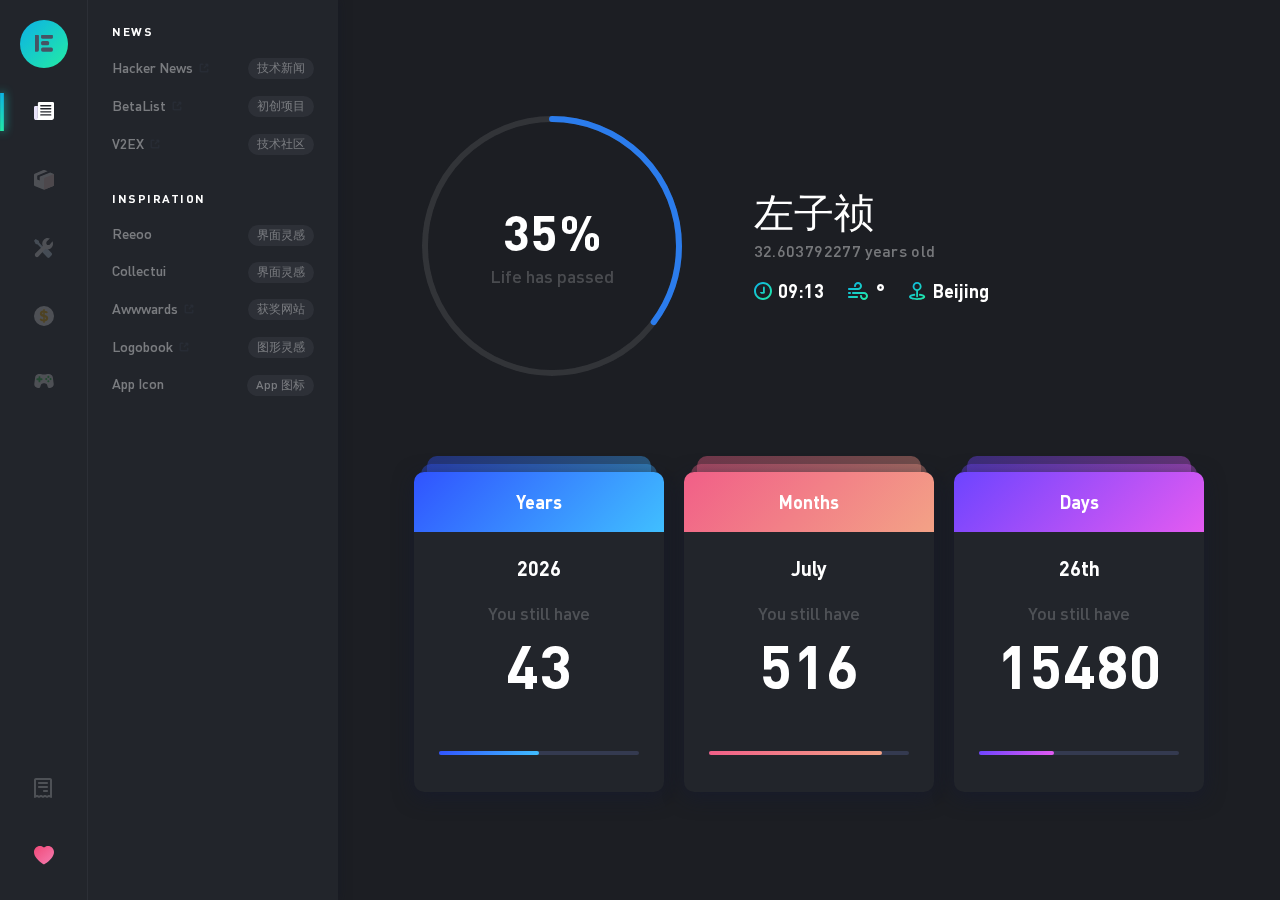
<file: index.html>
<!DOCTYPE html>
<html class="no-focus" lang="en">
<head>
  <meta charset="utf-8">

  <title>Elife - Make life easier.</title>

  <meta name="description" content="Elife - Make life easier.">
  <meta name="author" content="pixelcave">
  <meta name="viewport" content="width=device-width, initial-scale=1.0, maximum-scale=1.0, user-scalable=no">

  <link rel="stylesheet" id="css-main" href="assets/css/main.css">
  <script src="assets/js/jQuery.min.js"></script>
  <script async src="https://www.googletagmanager.com/gtag/js?id=UA-113138940-1"></script>
  <script>
    window.dataLayer = window.dataLayer || [];
    function gtag(){dataLayer.push(arguments);}
    gtag('js', new Date());
    gtag('config', 'UA-113138940-1');
  </script>
  <!-- <script>
    !function() {
      var t;
      if (t = window.driftt = window.drift = window.driftt || [], !t.init) return t.invoked ? void (window.console && console.error && console.error("Drift snippet included twice.")) : (t.invoked = !0,
      t.methods = [ "identify", "config", "track", "reset", "debug", "show", "ping", "page", "hide", "off", "on" ],
      t.factory = function(e) {
        return function() {
          var n;
          return n = Array.prototype.slice.call(arguments), n.unshift(e), t.push(n), t;
        };
      }, t.methods.forEach(function(e) {
        t[e] = t.factory(e);
      }), t.load = function(t) {
        var e, n, o, i;
        e = 3e5, i = Math.ceil(new Date() / e) * e, o = document.createElement("script"),
        o.type = "text/javascript", o.async = !0, o.crossorigin = "anonymous", o.src = "https://js.driftt.com/include/" + i + "/" + t + ".js",
        n = document.getElementsByTagName("script")[0], n.parentNode.insertBefore(o, n);
      });
    }();
    drift.SNIPPET_VERSION = '0.3.1';
    drift.load('xxgb86tenv9a');
  </script> -->
</head>

<body id="body_bg">
  <div id="page-container" class="side-scroll main-layout">
    <div id="sidebar" class="sidebar-main">
      <div class="sidebar-space">
        <a id="home" href="./welcome.html" onclick="return false;"><span class="logo"><i></i></span></a>
        <ul class="space-top">
          <li id="space-btn" class="space-main current" data-tab="tab-1"><i></i></li>
          <li id="space-btn" class="space-resource" data-tab="tab-2"><i></i></li>
          <li id="space-btn" class="space-tool" data-tab="tab-3"><i></i></li>
          <li id="space-btn" class="space-money" data-tab="tab-4"><i></i></li>
          <li id="space-btn" class="space-fun" data-tab="tab-5"><i></i></li>
        </ul>
        <ul class="space-bottom">
          <li class="space-log">
            <a id="space-bottom-btn" href="./log.html" onclick="return false;"><i></i></a>
          </li>
          <li id="space-bottom-btn" class="space-contact" data-tab="tab-contact"><i></i></li>
        </ul>
      </div>
      <div id="sidebar-scroll" class="sidebar-sub">
        <div id="tab-1" class="sidebar-content current">
          <span class="category">News</span>
          <ul class="sub-link">
            <li>
              <a href="https://news.ycombinator.com/news" target="_blank">Hacker News<i></i></a>
              <span class="link_tag">技术新闻</span>
            </li>
            <li>
              <a href="https://betalist.com" target="_blank">BetaList<i></i></a>
              <span class="link_tag">初创项目</span>
            </li>
            <li>
              <a href="https://www.v2ex.com" target="_blank">V2EX<i></i></a>
              <span class="link_tag">技术社区</span>
            </li>
          </ul>
          <span class="category">Inspiration</span>
          <ul class="sub-link">
            <li>
              <a href="https://reeoo.com" onclick="return false;" class="link">Reeoo</a>
              <span class="link_tag">界面灵感</span>
            </li>
            <li>
              <a href="https://www.collectui.com" onclick="return false;" class="link">Collectui</a>
              <span class="link_tag">界面灵感</span>
            </li>
            <li>
              <a href="https://www.awwwards.com" target="_blank">Awwwards<i></i></a>
              <span class="link_tag">获奖网站</span>
            </li>
            <li>
              <a href="http://www.logobook.com" target="_blank">Logobook<i></i></a>
              <span class="link_tag">图形灵感</span>
            </li>
            <li>
              <a href="https://iosicongallery.com/" onclick="return false;" class="link">App Icon</a>
              <span class="link_tag">App 图标</span>
            </li>
            <!-- <li>
              <a href="http://findguidelin.es" onclick="return false;" class="link">Guidelines</a>
            </li> -->
          </ul>
        </div>
        <div id="tab-2" class="sidebar-content">
          <span class="category">Resource</span>
          <ul class="sub-link">
            <li>
              <a href="https://www.vecteezy.com" onclick="return false;" class="link">Vecteezy</a>
              <span class="link_tag">矢量素材</span>
            </li>
            <li>
              <a href="https://themockup.club/" onclick="return false;" class="link">The Mockup</a>
              <span class="link_tag">样机模版</span>
            </li>
          </ul>
          <span class="category">Photos</span>
          <ul class="sub-link">
            <li>
              <a href="https://www.everypixel.com" onclick="return false;" class="link">Everypixel</a>
              <span class="link_tag">免费图片</span>
            </li>
            <li>
              <a href="http://www.sozai-page.com/index.html" target="_blank">Sozai-page<i></i></a>
              <span class="link_tag">食材图片</span>
            </li>
          </ul>
          <span class="category">Icons&Logo</span>
          <ul class="sub-link">
            <!-- <li>
              <a href="https://www.flaticon.com" onclick="return false;" class="link">Flaticon</a>
            </li> -->
            <li>
              <a href="http://instantlogosearch.com" target="_blank">Instant Logo<i></i></a>
              <span class="link_tag">Logo 下载</span>
            </li>
          </ul>
          <span class="category">Fonts</span>
          <ul class="sub-link">
            <li>
              <a href="https://www.fontsquirrel.com" onclick="return false;" class="link">Font Squirrel</a>
              <span class="link_tag">免费字体</span>
            </li>
            <li>
              <a href="https://www.freejapanesefont.com" onclick="return false;" class="link">Japanese Font</a>
              <span class="link_tag">日文字体</span>
            </li>
          </ul>
          <span class="category">Patterns</span>
          <ul class="sub-link">
            <li>
              <a href="http://thepatternlibrary.com" target="_blank">Pattern Library<i></i></a>
              <span class="link_tag">图案纹理</span>
            </li>
            <!-- <li>
              <a href="https://www.toptal.com/designers/subtlepatterns/" onclick="return false;" class="link">Subtle Patterns</a>
            </li> -->
            <!-- <li>
              <a href="http://www.hituyu.com" onclick="return false;" class="link">Tuyu</a>
            </li> -->
          </ul>
          <span class="category">Sounds</span>
          <ul class="sub-link">
            <li>
              <a href="https://www.youtube.com/audiolibrary/music" target="_blank">Youtube Audio<i></i></a>
              <span class="link_tag">音频素材</span>
            </li>
            <li>
              <a href="https://soundscrate.com" onclick="return false;" class="link">Sound Crate</a>
              <span class="link_tag">音频素材</span>
            </li>
          </ul>
          <span class="category">Videos</span>
          <ul class="sub-link">
            <li>
              <a href="https://videos.pexels.com" onclick="return false;" class="link">Pexels</a>
              <span class="link_tag">视频素材</span>
            </li>
            <li>
              <a href="https://www.coverr.co" class="link" target="_blank">Coverr<i></i></a>
              <span class="link_tag">视频素材</span>
            </li>
          </ul>
        </div>
        <div id="tab-3" class="sidebar-content">
          <span class="category">Develop</span>
          <ul class="sub-link">
            <li>
              <a href="https://gitmoji.carloscuesta.me" onclick="return false;" class="link">Gitmoji</a>
              <span class="link_tag">Git Emoji</span>
            </li>
            <li>
              <a href="https://www.heymeta.com" onclick="return false;" class="link">Hey Meta</a>
              <span class="link_tag">Meta创建</span>
            </li>
            <li>
              <a href="https://instagram.pixelunion.net" onclick="return false;" class="link">Instagram Token</a>
              <span class="link_tag">Token生成</span>
            </li>
            <!-- <li>
              <a href="https://www.cssmatic.com/gradient-generator" onclick="return false;" class="link">CSS Gradient</a>
            </li> -->
            <li>
              <a href="https://everythingfonts.com/font-face" onclick="return false;" class="link">Font-face</a>
              <span class="link_tag">字体格式</span>
            </li>
            <li>
              <a href="https://glyphsearch.com" onclick="return false;" class="link">GlyphSearch</a>
              <span class="link_tag">Web Font</span>
            </li>
          </ul>
          <span class="category">Color</span>
          <ul class="sub-link">
            <li>
              <a href="https://paletton.com/#uid=13R0u0kllllaFw0g0qFqFg0w0aF" onclick="return false;" class="link">Paletton</a>
              <span class="link_tag">取色</span>
            </li>
            <li>
              <a href="https://coolors.co/7f1f3a-ff89a4-fd446b-823951-ca365c" onclick="return false;" class="link">Coolors</a>
              <span class="link_tag">取色</span>
            </li>
          </ul>
          <span class="category">UI</span>
          <ul class="sub-link">
            <li>
              <a href="https://uinames.com" onclick="return false;" class="link">UInames</a>
              <span class="link_tag">随机信息</span>
            </li>
            <!-- <li>
              <a href="http://www.shejidaren.com/examples/tools/golden-ratio/index.html" onclick="return false;" class="link">黄金比计算</a>
            </li> -->
            <!-- <li>
              <a href="https://invoicetemplate.co/free-invoice-template" target="_blank">Invoice</a>
              <span class="link_tag">发票</span>
            </li> -->
          </ul>
          <span class="category">Document</span>
          <ul class="sub-link">
            <li>
                <a href="https://imagecompressor.com/zh/" onclick="return false;" class="link">Optimizilla</a>
                <span class="link_tag">图片压缩</span>
            </li>
            <li>
                <a href="https://foxyutils.com/zh/" onclick="return false;" class="link">FoxyUtils</a>
                <span class="link_tag">PDF处理</span>
            </li>
            <li>
                <a href="https://convertio.co/zh/" onclick="return false;" class="link">Convertio</a>
                <span class="link_tag">格式转换</span>
            </li>
          </ul>
          <span class="category">Others</span>
          <ul class="sub-link">
            <!-- <li>
              <a href="http://www.atool.org" onclick="return false;" class="link">ATool</a>
            </li> -->
            <li>
              <a href="https://www.cmd5.com" onclick="return false;" class="link">CMD5</a>
              <span class="link_tag">CMD5破解</span>
            </li>
            <!-- <li>
              <a href="http://www.xuanpai.com" onclick="return false;" class="link">玄派</a>
            </li> -->
          </ul>
        </div>
        <div id="tab-4" class="sidebar-content">
          <span class="category">News</span>
          <ul class="sub-link">
            <li>
              <a href="https://www.bloomberg.com" target="_blank">Bloomberg<i></i></a>
              <span class="link_tag">金融资讯</span>
            </li>
            <li>
              <a href="http://cn.wsj.com/" onclick="return false;" class="link">华尔街日报</a>
              <span class="link_tag">时事资讯</span>
            </li>
            <li>
              <a href="https://www.jin10.com" onclick="return false;" class="link">金十数据</a>
              <span class="link_tag">交易数据</span>
            </li>
            <li>
              <a href="https://xueqiu.com" onclick="return false;" class="link">雪球</a>
              <span class="link_tag">投资资讯</span>
            </li>
          </ul>
          <span class="category">Coins</span>
          <ul class="sub-link">
            <li>
              <a href="https://coinmarketcap.com/zh/" onclick="return false;" class="link">Coin Market Cap</a>
              <span class="link_tag">加密货币</span>
            </li>
            <li>
              <a href="https://www.coinbase.com/charts" target="_blank">Coinbase Chart<i></i></a>
              <span class="link_tag">加密货币</span>
            </li>
            <!-- <li>
              <a href="https://www.bitfinex.com" target="_blank">BitFinex<i></i></a>
              <span class="link_tag"></span>
            </li>
            <li>
              <a href="https://www.kucoin.com/#/markets" target="_blank">KuCoin<i></i></a>
              <span class="link_tag"></span>
            </li> -->
          </ul>
        </div>
        <div id="tab-5" class="sidebar-content">
          <span class="category">Game</span>
          <ul class="sub-link">
            <li>
              <a href="https://www.u77.com" onclick="return false;" class="link">U77</a>
              <span class="link_tag">在线游戏</span>
            </li>
            <!-- <li>
              <a href="http://agar.io/" onclick="return false;" class="link">Agar.io</a>
            </li> -->
          </ul>
          <span class="category">Fun</span>
          <ul class="sub-link">
            <li>
              <a href="http://weavesilk.com" target="_blank">Silk<i></i></a>
              <span class="link_tag">对称绘画</span>
            </li>
            <li>
              <a href="http://www.sketchswap.com/" target="_blank">Sketch Swap<i></i></a>
              <span class="link_tag">一画换一画</span>
            </li>
            <li>
              <a href="http://geektyper.com/" target="_blank">Geek Typer<i></i></a>
              <span class="link_tag">模拟黑客</span>
            </li>
          </ul>
        </div>
      </div>
    </div>
    <div class="iframe-box">
      <iframe name="fame" id="fame" src="welcome.html" style="display: block; height: 100%; width: 100%;" frameborder="0" class="fame-bg"></iframe>
    </div>
  </div>
  <script src="assets/js/main.js"></script>
</body>

</html>
</file>
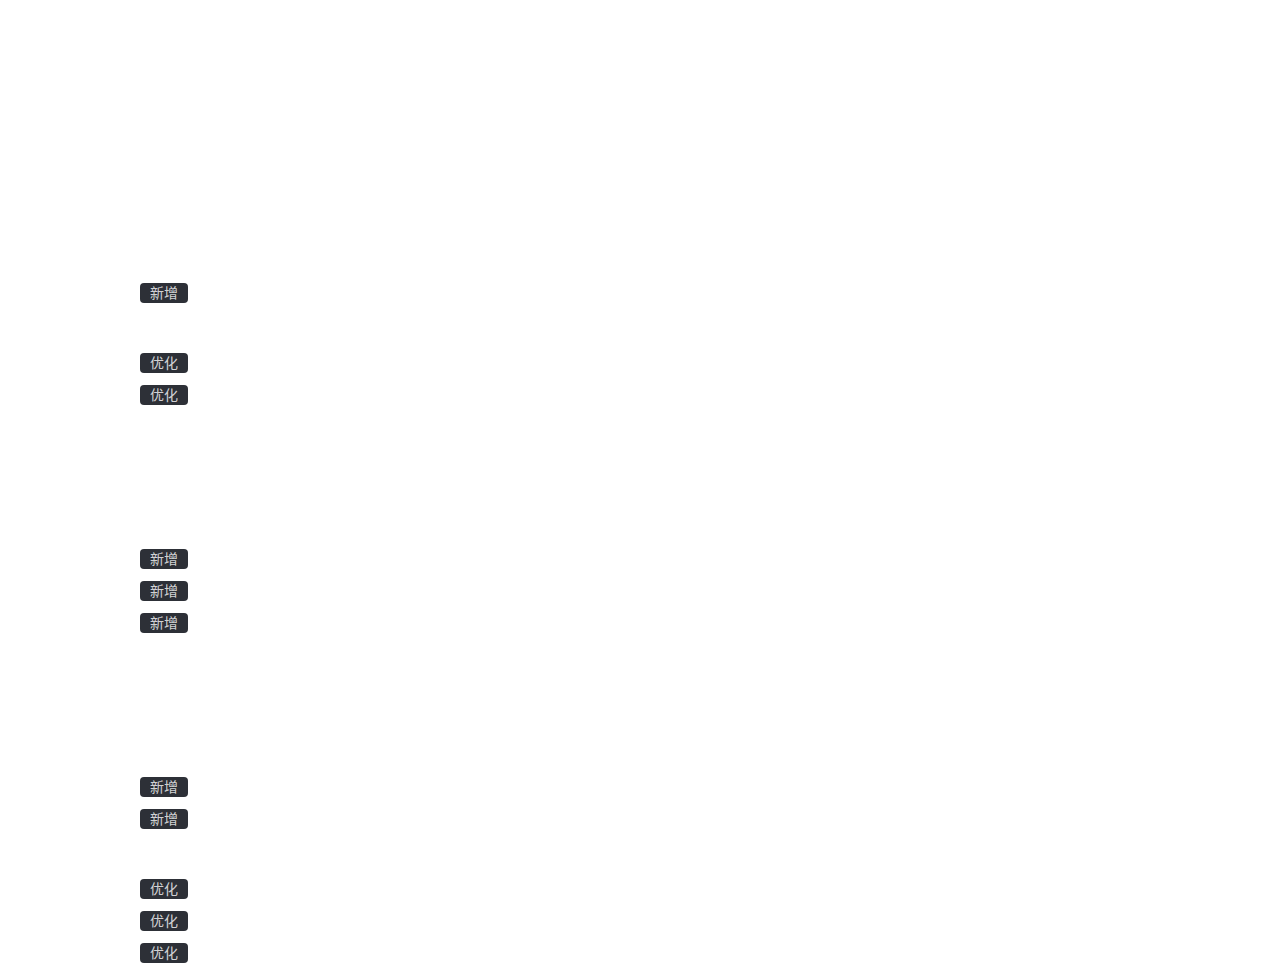
<file: log.html>
<!DOCTYPE html>
<html class="no-focus" lang="en">
<head>
  <meta charset="utf-8">

  <title>Elife - Make life easier.</title>

  <meta name="description" content="Elife - Make life easier.">
  <meta name="author" content="pixelcave">
  <meta name="viewport" content="width=device-width, initial-scale=1.0, maximum-scale=1.0, user-scalable=no">

  <link rel="stylesheet" id="css-main" href="assets/css/main.css">
  <script src="assets/js/jQuery.min.js"></script>
</head>

<body>
  <div class="log">
    <div class="log_title">更新日志</div>
    <div class="log_content">
      <div class="log_version">版本 v 1.0.2</div>
      <div class="log_date">发布于 2019年4月25日</div>
      <div class="log_item">
        <div class="item_title">新增项目:</div>
        <span><span class="tag">新增</span>提示标签</span>
      </div>
      <div class="log_item">
        <div class="item_title">优化项目:</div>
        <span><span class="tag">优化</span>剔除无效链接</span>
        <span><span class="tag">优化</span>采用新版配色</span>
      </div>
    </div>
    <div class="log_content">
      <div class="log_version">版本 v 1.0.1</div>
      <div class="log_date">发布于 2018年2月15日</div>
      <div class="log_item">
        <div class="item_title">新增项目:</div>
        <span><span class="tag">新增</span>生命倒计时面板（测试中，暂不支持自定义编辑）</span>
        <span><span class="tag">新增</span>经济资讯平台：Bloomberg</span>
        <span><span class="tag">新增</span>全球新闻：华尔街日报</span>
      </div>
    </div>
    <div class="log_content">
      <div class="log_version">版本 v 1.0.0</div>
      <div class="log_date">发布于 2018年2月12日</div>
      <div class="log_item">
        <div class="item_title">新增项目:</div>
        <span><span class="tag">新增</span>Meta自定义工具：Hey Meta</span>
        <span><span class="tag">新增</span>Instagram Token获取：Instagram Token</span>
      </div>
      <div class="log_item">
        <div class="item_title">优化项目:</div>
        <span><span class="tag">优化</span>分类图标重设计</span>
        <span><span class="tag">优化</span>增加透明度和字重提高可读性</span>
        <span><span class="tag">优化</span>部分网站重新分类</span>
      </div>
    </div>
  </div>
</body>
</html>
</file>
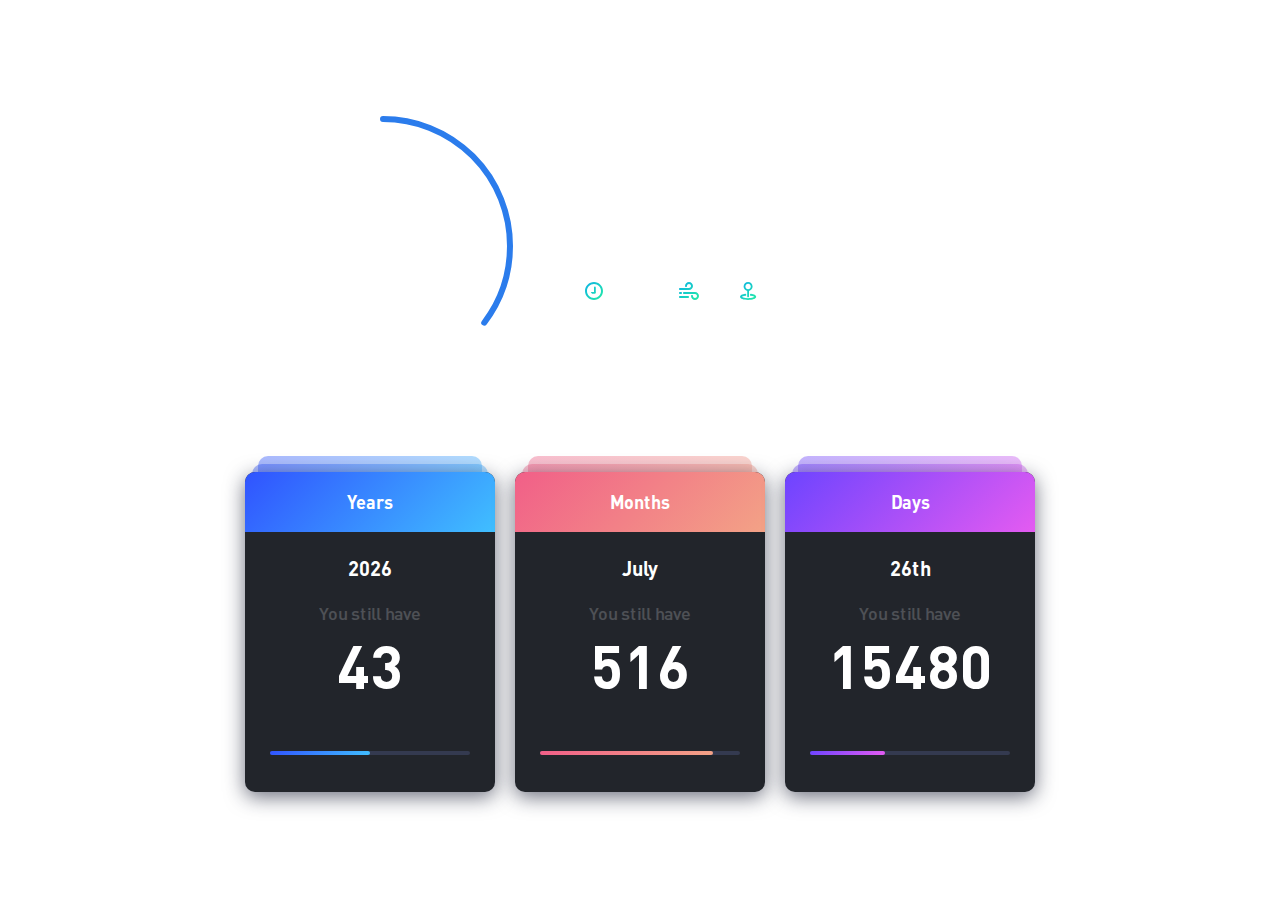
<file: welcome.html>
<!DOCTYPE html>
<html class="no-focus" lang="en">
<head>
  <meta charset="utf-8">

  <title>Elife - Make life easier.</title>

  <meta name="description" content="Elife - Make life easier.">
  <meta name="author" content="pixelcave">
  <meta name="viewport" content="width=device-width, initial-scale=1.0, maximum-scale=1.0, user-scalable=no">

  <link rel="stylesheet" id="css-main" href="assets/css/main.css">
  <script src="assets/js/jQuery.min.js"></script>
  <script src="assets/js/easypie.js"></script>
</head>

<body class="welcome" onload="time()">
  <div class="basic_info">
    <div class="life_chart">
      <ul>
        <li class="chart" id="life_per" data-percent="value"><span id="life_per_number"></span>
          <div class="inline">%</div>
          <div class="chart-info">
            Life has passed
          </div>
        </li>
      </ul>
    </div>
    <div class="user_info">
      <div class="user_name">左子祯</div>
      <div class="user_age"><span id="age_run"></span> years old</div>
      <div class="user_data">
        <span class="time">
          <i></i><span id="showtime"></span>
        </span>
        <span class="weather">
          <i></i>
          <span id="weather_tmp"></span>
          <span>°</span>
          <span id="weather_cond"></span>
        </span>
        <span class="city">
          <i></i>Beijing
        </span>
      </div>
    </div>
    <div class="life_time">
      <div class="life_time_years">
        <div class="bg_1"></div>
        <div class="bg_2"></div>
        <div class="title">Years</div>
        <div class="years"></div>
        <div class="info">You still have</div>
        <div class="years_number"></div>
        <div class="time_line">
          <div class="line_years"></div>
        </div>
      </div>
      <div class="life_time_months">
        <div class="bg_1"></div>
        <div class="bg_2"></div>
        <div class="title">Months</div>
        <div class="months"></div>
        <div class="info">You still have</div>
        <div class="months_number"></div>
        <div class="time_line">
          <div class="line_months"></div>
        </div>
      </div>
      <div class="life_time_days">
        <div class="bg_1"></div>
        <div class="bg_2"></div>
        <div class="title">Days</div>
        <div class="days"></div>
        <div class="info">You still have</div>
        <div class="days_number"></div>
        <div class="time_line">
          <div class="line_days"></div>
        </div>
      </div>
    </div>
  </div>

<script src="assets/js/welcome.js"></script>
</body>
</html>
</file>
<file: assets/css/main.css>
html, body, div, span, applet, object, iframe, h1, h2, h3, h4, h5, h6, p, blockquote, pre, a, abbr, acronym, address, big, cite, code, del, dfn, em,img, ins, kbd, q, s, samp, small, strike, strong, sub, sup, tt, var, b, u, i, center, dl, dt, dd, ol, ul, li, fieldset, form, label, legend, table, caption, tbody, tfoot, thead, tr, th, td, article, aside, canvas, details, embed, figure, figcaption, footer, header, hgroup, main, menu, nav, output, ruby, section, summary, time, mark, audio, video, input, textarea, button {
  margin: 0;
  padding: 0;
  border: 0;
  vertical-align: baseline;
  box-sizing: border-box;
  font-style: normal;
  font-weight: normal;
  text-decoration: none;
  outline: none;
  border-radius: 0;
}


html, body {
  height: 100%;
  margin: 0;
  padding: 0;
}

body {
  font-family: "Avenir", "Helvetica Neue", "Arial", "PingFang SC", "Hiragino Sans GB", "STHeiti", "Microsoft YaHei", "Microsoft JhengHei", "Source Han Sans SC", "Noto Sans CJK SC", "Source Han Sans CN", "Noto Sans SC", "Source Han Sans TC", "Noto Sans CJK TC", "WenQuanYi Micro Hei", SimSun, sans-serif;
  font-size: 13px;
  color: #222C3C;
  text-rendering: optimizeLegibility;
  -webkit-font-smoothing: antialiased;
  -moz-osx-font-smoothing: grayscale;
}

@font-face {
    font-family: 'DINMedium';
    src: url('../fonts/DINMedium.eot');
    src: url('../fonts/DINMedium.eot') format('embedded-opentype'),
         url('../fonts/DINMedium.woff2') format('woff2'),
         url('../fonts/DINMedium.woff') format('woff'),
         url('../fonts/DINMedium.ttf') format('truetype'),
         url('../fonts/DINMedium.svg#DINMedium') format('svg');
}

@font-face {
    font-family: 'DINBold';
    src: url('../fonts/DINBold.eot');
    src: url('../fonts/DINBold.eot') format('embedded-opentype'),
         url('../fonts/DINBold.woff2') format('woff2'),
         url('../fonts/DINBold.woff') format('woff'),
         url('../fonts/DINBold.ttf') format('truetype'),
         url('../fonts/DINBold.svg#DINBold') format('svg');
}
#body_bg {
  background-color: #1C1E23;
  opacity: 1;
  background-size: cover;
  animation-delay: 0s;
  animation-duration: 1s;
  animation-fill-mode: forwards;
  animation-timing-function: ease;
  background-size: cover;
}

.no-focus *:focus {
  outline: 0 !important
}

.bg_white {
  background-color: #fff !important;
  animation: 1s fadein;
  -moz-animation: 1s fadein;	/* Firefox */
  -webkit-animation: 1s fadein;	/* Safari 和 Chrome */
  -o-animation: 1s fadein;	/* Opera */
}

@keyframes fadein {
    0% { opacity: 0; }
    100% { opacity: 1; }
}
a {
  color: #FFF;
  font-weight: 400;
  text-decoration: none;
  -webkit-transition: color .12s ease-out;
  transition: color .12s ease-out
}

.sub-link li {
  position: relative;
}
.sub-link .link_tag {
  background-color: #2D3037;
  border-radius: 6.25rem;
  padding: 2px 9px;
  display: inline-block;
  text-decoration: none;
  font-size: 12px;
  color: #7A7C80;
  position: absolute;
  right: 0;

}
.sub-link .active a {
  opacity: 1 !important;
}

.sub-link .active:before {
  content: "";
  display: block;
  position: absolute;
  left: -16px;
  top: 6px;
  width: 6px;
  height: 6px;
  border-radius: 100px;
  background-image: linear-gradient(135deg, #0CB1E6 0%, #23ECA4 100%);
}
/* #tab-1 .sub-link .active:before {
  background-color: #8D74E3;
}
#tab-2 .sub-link .active:before {
  background-color: #EF4F33;
}
#tab-3 .sub-link .active:before {
  background-color: #269CF4;
}
#tab-4 .sub-link .active:before {
  background-color: #FFCB00;
} */
a:hover, a:focus {
  color: #FFFFFF;
  text-decoration: none
}

a:hover.link-effect:before, a:focus.link-effect:before {
  visibility: visible;
  -webkit-transform: scaleX(1);
  -ms-transform: scaleX(1);
  transform: scaleX(1)
}

.main-layout {
  height: 100%;
  /* display: grid;
  grid-template-columns: 338px 1fr; */
}
.iframe-box {
  display: block;
  height: 100%;
  width: calc(100% - 338px);
  right: 0;
  position: absolute;
}
.iframe-box .fame-bg {
  background-color: #fff;
}
.iframe-box iframe {
  position: absolute;
}

.sidebar-main {
  display: grid;
  grid-template-columns: 88px 250px;
  height: 100%;
  position: fixed;
}
.sidebar-space {
  position: relative;
  height: 100%;
  background: #22252B;
  border-right: 1px solid #2C2F36;
  z-index: 2;
}

.sidebar-space ul {
  margin: 0;
  padding: 0;
}
.sidebar-space .space-bottom {
  position: absolute;
  width: 100%;
  bottom: 0;
}
.sidebar-space .space-bottom a {
  display: block;
}
.sidebar-space li {
  display: block;
  box-sizing: border-box;
  width: 100%;
  height: 48px;
  margin: 20px auto;
  position: relative;
  cursor: pointer;
}
.space-top li {
  opacity: .2;
}
.space-bottom li:first-child {
  opacity: .2;
}
.sidebar-space span {
  display: block;
  box-sizing: border-box;
  border-radius: 100px;
  width: 48px;
  height: 48px;
  margin: 20px auto;
  position: relative;
  cursor: pointer;
}

.sidebar-space i {
  height: 20px;
  width: 20px;
  background-repeat: no-repeat;
  background-size: contain;
  position: absolute;
  transform: translate(-50%, -50%);
  left: 50%;
  top: 50%;
}

.sidebar-space .logo {
  cursor: pointer;
  background-image: linear-gradient(135deg, #0CB1E6 0%, #23ECA4 100%);
}
.sidebar-space .logo i {
  height: 19px;
  width: 19px;
  background-repeat: no-repeat;
  background-size: contain;
  position: absolute;
  transform: translate(-50%, -50%);
  left: 50%;
  top: 50%;
  background-image: url(../img/logo.svg);
}
.sidebar-space .space-main i {
  background-image: url(../img/main.svg);
}

.sidebar-space .space-resource i {
  background-image: url(../img/resource.svg);
}

.sidebar-space .space-tool i {
  background-image: url(../img/tool.svg);
}

.sidebar-space .space-money i {
  background-image: url(../img/money.svg);
}

.sidebar-space .space-fun i {
  background-image: url(../img/fun.svg);
}

.sidebar-space .space-log i {
  background-image: url(../img/log.svg);
}
.sidebar-space .space-contact i {
  background-image: url(../img/contact.svg);
}
.sidebar-sub {
  background: #22252B;
  box-shadow: 0px 0px 10px rgba(17, 21, 40, 0.5);
  padding: 10px 24px;
  overflow-y: auto;
}

.sidebar-sub ul,
.sidebar-sub li {
  list-style: none;
  margin: 0;
  padding: 0;
}
.sidebar-sub .category {
  font-family: DINBold;
  font-size: 12px;
  color: #FFFFFF;
  font-weight: 500;
  letter-spacing: 1.5px;
  text-transform: uppercase;
  margin: 14px 0;
  display: block;
}
.sidebar-sub .sub-link {
  padding-bottom: 5px;
  font-weight: 300;
}
.sidebar-sub .sub-link:last-child {
  border-bottom: 0px;
}
.sidebar-sub .sub-link li {
  display: block;
  font-family: DINMedium;
  font-size: 14px;
  color: #FFFFFF;
  margin: 20px 0;
}

.sidebar-sub .sub-link li a {
  opacity: 0.4;
  padding: 7px 0;
}

.sidebar-sub::-webkit-scrollbar-thumb{
    background-color: #5B6779;
    height: 50px;
    -webkit-transition: opacity .2s ease-in-out, background-color .2s ease-in-out;
    -moz-transition: opacity .2s ease-in-out, background-color .2s ease-in-out;
    -o-transition: opacity .2s ease-in-out, background-color .2s ease-in-out;
    transition: opacity .2s ease-in-out, background-color .2s ease-in-out;
    -webkit-border-radius: 10px;
}
.sidebar-sub::-webkit-scrollbar{
    width: 6px;
    height: 8px;
}

.sidebar-sub::-webkit-scrollbar-track-piece{
    -webkit-border-radius:0;
}
.sidebar-content {
  display: none;
}
.sidebar-content.current {
	display: block;
}
.sidebar-space li.current {
  opacity: 1;
}
.sidebar-space li.current:after {
  pointer-events: none;
  position: absolute;
  width: 4px;
  height: 40px;
  background-image: linear-gradient(-135deg, #0CB1E6 0%, #23ECA4 100%);
  box-shadow: 0 0 10px 0 #19D2C1;
  content: '';
  top: 4px;
  left: 0;
  opacity: 1;
  transform: scale(.95);
}
.sub-link i {
  background-image: url(../img/link.svg);
  background-size: contain;
  width: 10px;
  height: 10px;
  margin-top: 5px;
  margin-left: 6px;
  opacity: .5;
  display: inline-block;
}

.basic_info {
  position: absolute;
  transform: translate(-50%, -50%);
  top: 50%;
  left: 50%;
  width: fit-content;
}
.life_chart {
  display: inline-block;
}

.time {
  width: fit-content;
  margin: 0 auto;
}

.user_info {
  display: inline-block;
  position: relative;
  top: -100px;
  left: 60px;
}
.user_name {
  font-family: PingFangSC-Semibold;
  font-size: 40px;
  color: #FFFFFF;
  letter-spacing: 0;
}
.user_age {
  opacity: 0.4;
  font-family: DINMedium;
  font-size: 16px;
  color: #FFFFFF;
  letter-spacing: 0.36px;
}
.life_time {
  display: grid;
  grid-template-columns: 1fr 1fr 1fr;
  grid-column-gap: 20px;
  width: 790px;
  margin-top: 70px;
}

.life_time_years,
.life_time_months,
.life_time_days {
  background: #22252B;
  box-shadow: 0 5px 20px 0 rgba(21,26,49,0.62);
  border-radius: 10px;
  height: 320px;
  position: relative;
}

.life_time_years .title,
.life_time_months .title,
.life_time_days .title {
  border-radius: 10px 10px 0 0;
  height: 60px;
  line-height: 60px;
  text-align: center;
  color: #fff;
  font-family: DINBold;
  font-size: 18px;
}
.life_time_years .title {
  background-image: linear-gradient(135deg, #3053FF 0%, #40BFFF 100%);
}
.life_time_months .title {
  background-image: linear-gradient(-45deg, #F3A286 0%, #F15F88 100%);
}
.life_time_days .title {
  background-image: linear-gradient(-45deg, #E45BF1 0%, #6D44FF 100%);
}

.bg_1 {
  width: 236px;
  height: 60px;
  border-radius: 10px;
  position: absolute;
  z-index: -2;
  top: -8px;
  left: 50%;
  transform: translateX(-50%);
  opacity: .4;
}
.bg_2 {
  width: 224px;
  height: 60px;
  border-radius: 10px;
  position: absolute;
  z-index: -2;
  top: -16px;
  left: 50%;
  transform: translateX(-50%);
  opacity: .4;
}
.life_time_years .bg_1,
.life_time_years .bg_2 {
  background-image: linear-gradient(135deg, #3053FF 0%, #40BFFF 100%);
}
.life_time_months .bg_1,
.life_time_months .bg_2 {
  background-image: linear-gradient(-45deg, #F3A286 0%, #F15F88 100%);
}
.life_time_days .bg_1,
.life_time_days .bg_2 {
  background-image: linear-gradient(-45deg, #E45BF1 0%, #6D44FF 100%);
}
.life_time > div {
  text-align: center;
}
.life_time .years,
.life_time .months,
.life_time .days {
  font-family: DINBold;
  font-size: 20px;
  color: #FFFFFF;
  letter-spacing: 0;
  margin-top: 24px;
  margin-bottom: 22px;
}
.life_time .info {
  opacity: 0.2;
  font-family: DINMedium;
  font-size: 18px;
  color: #FFFFFF;
  letter-spacing: 0;
  margin-bottom: 4px;
}
.life_time .years_number,
.life_time .months_number,
.life_time .days_number {
  font-family: DINBold;
  font-size: 60px;
  color: #FFFFFF;
  letter-spacing: 0;
}
.life_time .time_line {
  width: 80%;
  height: 4px;
  margin-left: auto;
  margin-right: auto;
  background: #343A50;
  border-radius: 100px;
  margin-top: 50px;
}
.life_time .line_years {
  height: 4px;
  background-image: linear-gradient(135deg, #3053FF 0%, #40BFFF 100%);
  border-radius: 100px;
}
.life_time .line_months {
  width: 40%;
  height: 4px;
  background-image: linear-gradient(-45deg, #F3A286 0%, #F15F88 100%);
  border-radius: 100px;
}
.life_time .line_days {
  width: 40%;
  height: 4px;
  background-image: linear-gradient(-45deg, #E45BF1 0%, #6D44FF 100%);
  border-radius: 100px;
}
#showtime_hours,
#showtime_minutes {
  font-family: "Helvetica", "Helvetica Neue", "Arial", "PingFang SC", "Hiragino Sans GB", "STHeiti", "Microsoft YaHei", "Microsoft JhengHei", "Source Han Sans SC", "Noto Sans CJK SC", "Source Han Sans CN", "Noto Sans SC", "Source Han Sans TC", "Noto Sans CJK TC", "WenQuanYi Micro Hei", SimSun, sans-serif;
  font-size: 150px;
  font-weight: 900;
  color: #fff;
  text-shadow: 0 2px 10px rgba(0,0,0,0.1);
}
.colon {
  font-family: "Helvetica", "PingFang SC", "Hiragino Sans GB", "STHeiti", "Microsoft YaHei", "Microsoft JhengHei", "Source Han Sans SC", "Noto Sans CJK SC", "Source Han Sans CN", "Noto Sans SC", "Source Han Sans TC", "Noto Sans CJK TC", "WenQuanYi Micro Hei", SimSun, sans-serif;
  font-size: 160px;
  font-weight: 500;
  color: #fff;
  position: relative;
  top: -10px;
  text-shadow: 0 2px 10px rgba(0,0,0,0.1);
}
.say_hi {
  font-family: "Helvetica Neue", "Arial", "PingFang SC", "Hiragino Sans GB", "STHeiti", "Microsoft YaHei", "Microsoft JhengHei", "Source Han Sans SC", "Noto Sans CJK SC", "Source Han Sans CN", "Noto Sans SC", "Source Han Sans TC", "Noto Sans CJK TC", "WenQuanYi Micro Hei", SimSun, sans-serif;
  color: #fff;
  text-align: center;
  font-weight: 500;
  font-size: 44px;
  margin-top: -10px;
}
.quotes {
  font-family: TimesNewRomanPS-ItalicMT;
  position: absolute;
  transform: translateX(-50%);
  left: 50%;
  bottom: 60px;
  letter-spacing: 0.67px;
  color: #fff;
  font-size: 18px;
  text-align: center;
  width: 70vw;
}
.quotes span {
  display: block;
}
#quotes_author {
  font-size: 16px;
  margin-top: 10px;
}
#quotes_author:before {
  content: "- "
}
.user_data > span {
  margin-right: 20px;
}
.time i,
.weather i,
.city i {
  display: inline-block;
  height: 18px;
  width: 20px;
  position: relative;
  top: 2px;
  margin-right: 4px;
  background-repeat: no-repeat;
  background-size: contain;
}
.time i {
  background-image: url(../img/time.svg);
}
.weather i {
  background-image: url(../img/weather.svg);
}
.city i {
  background-image: url(../img/city.svg);
}
.user_data {
  color: #fff;
  font-family: DINBold;
  font-size: 18px;
  margin-top: 20px;
}
.weather .weather_tmp {
  font-size: 28px;
  font-weight: 500;
}
.weather .weather_cond {
  font-size: 13px;
  font-weight: 500;
  text-align: center;
  margin-top: -5px;
}
.weather .weather_tmp span:last-child {
  margin-left: -6px;
}
.log {
  color: #fff;
  margin-left: 140px;
  margin-top: 80px;
}
.log_content {
  margin-bottom: 40px;
}
.log_title {
  font-weight: 700;
  font-size: 40px;
  margin-bottom: 40px;
}
.log_version {
  font-family: DINBold;
  font-weight: 700;
  font-size: 24px;
  margin-bottom: 2px;
}
.log_date {
  font-weight: 500;
  opacity: 0.4;
  font-size: 14px;
  letter-spacing: 0.33px;
}
.log_item {
  font-weight: 500;
  margin-top: 18px;
  font-size: 14px;
}
.log_item > span {
  display: block;
  margin: 12px 0;
  color: rgba(255,255,255, .8)
}
.log_item .item_title {
  font-weight: 700;
  font-size: 14px;
  margin-bottom: 2px;
  color: rgba(255,255,255, .8)
}
.log_item .tag {
  font-weight: 500;
  border-radius: 4px;
  padding: 2px 10px;
  margin-right: 8px;
  background-color: #2D3037;
  color: rgba(255,255,255, .8)
}
.inline {
  display: inline;
  margin-left: -10px;
}
.basic_info ul {
  list-style-type: none;
  margin: 0 auto;
  padding: 0;
}

.basic_info ul li {
  font-family: DINBold;
  color: #fff;
  display: inline-block;
  font-size: 50px;
  margin: .5rem;
  text-align: center;
}
.basic_info ul li span,
.basic_info ul li .inline {
  position: relative;
  top: -15px;
}
.basic_info ul li .chart-info {
  line-height: 30px;
  position: relative;
  top: -115px;
  opacity: 0.2;
  font-family: DINMedium;
  font-size: 18px;
  color: #FFFFFF;
}

.basic_info small {
  color: #333;
}
.basic_info small a {
  color: #333;
}
.chart {
  position: relative;
}

.chart canvas {
  position: absolute;
  top: 0;
  left: 0;
}
</file>
